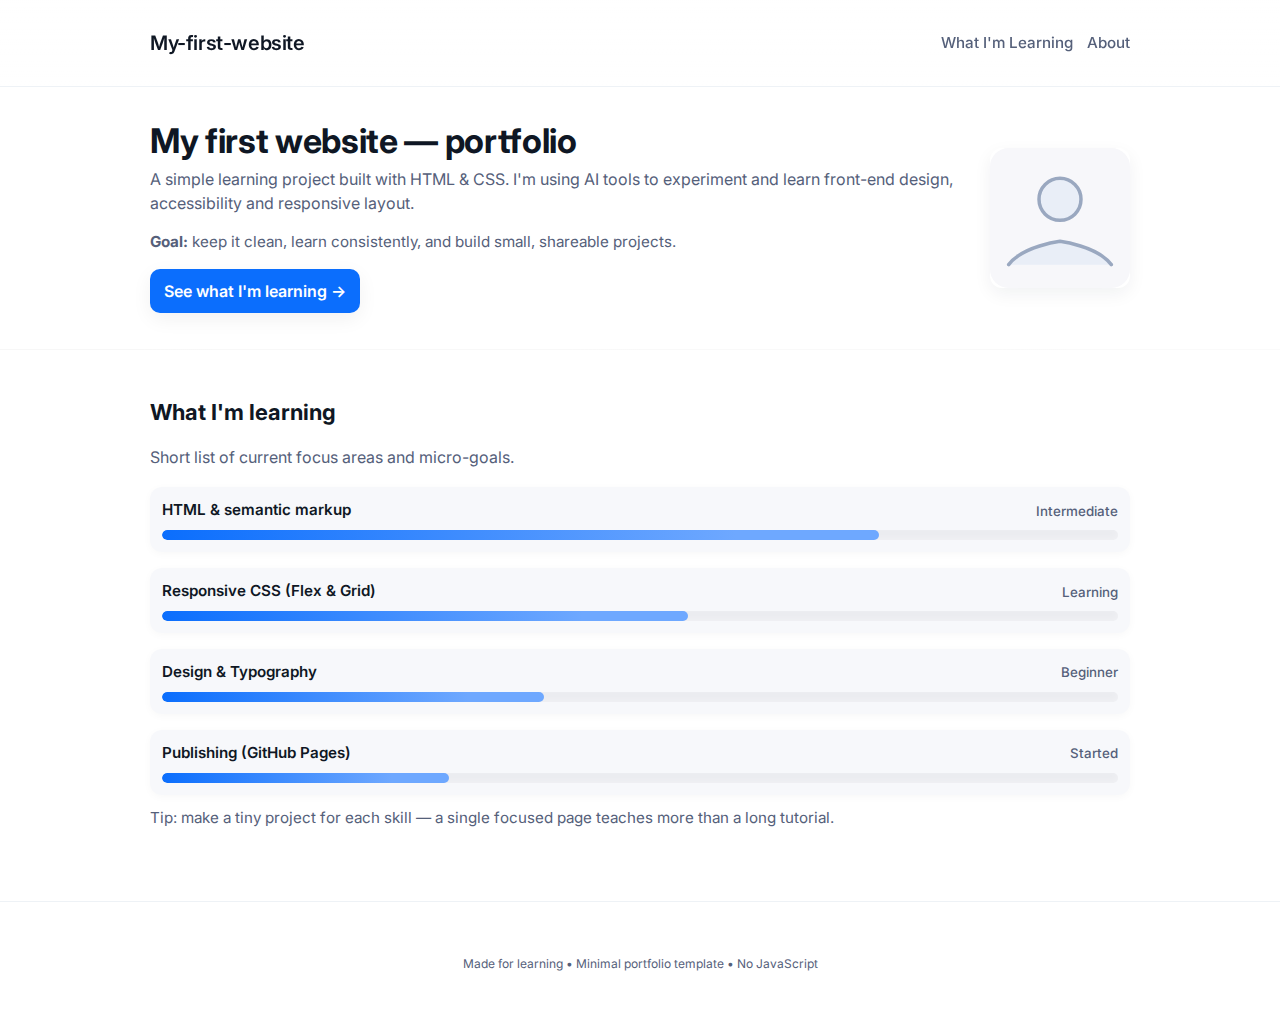
<file: index.html>
<!doctype html>
<html lang="en">
<head>
  <meta charset="utf-8" />
  <meta name="viewport" content="width=device-width,initial-scale=1" />
  <title>My first website — portfolio</title>

  <!-- Optional: lightweight web font -->
  <link href="https://fonts.googleapis.com/css2?family=Inter:wght@300;400;600;700&display=swap" rel="stylesheet">

  <link rel="stylesheet" href="style.css">
</head>
<body>
  <div class="page">
    <header class="site-header">
      <div class="container header-inner">
        <a class="logo" href="/">My-first-website</a>
        <nav class="nav">
          <a href="#learning">What I'm Learning</a>
          <a href="#about">About</a>
        </nav>
      </div>
    </header>

    <main>
      <!-- HERO -->
      <section class="hero container" id="about">
        <div class="hero-content">
          <h1>My first website — portfolio</h1>
          <p class="lede">
            A simple learning project built with HTML &amp; CSS. I'm using AI tools to experiment and learn front-end design, accessibility and responsive layout.
          </p>

          <p class="quick">
            <strong>Goal:</strong> keep it clean, learn consistently, and build small, shareable projects.
          </p>

          <a class="cta" href="#learning">See what I'm learning →</a>
        </div>

        <!-- Minimal avatar / illustration (inline SVG) -->
        <div class="hero-illustration" aria-hidden="true">
          <svg viewBox="0 0 120 120" xmlns="http://www.w3.org/2000/svg" role="img">
            <rect width="120" height="120" rx="16" fill="#F7F7FA"/>
            <g transform="translate(16,16)" fill="none" stroke="#BFC8D6" stroke-width="3" stroke-linecap="round">
              <circle cx="44" cy="28" r="18" fill="#E9EEF7" stroke="none"/>
              <path d="M0 84c12-16 44-20 44-20s32 4 44 20" fill="#E9EEF7" stroke="none"/>
              <circle cx="44" cy="28" r="18" stroke="#9AA8C0" fill="none"/>
              <path d="M0 84c12-16 44-20 44-20s32 4 44 20" stroke="#9AA8C0" fill="none"/>
            </g>
          </svg>
        </div>
      </section>

      <hr class="divider">

      <!-- WHAT I'M LEARNING -->
      <section class="learning container" id="learning">
        <h2>What I'm learning</h2>
        <p class="muted">Short list of current focus areas and micro-goals.</p>

        <ul class="skills">
          <li>
            <div class="skill-title">
              <span>HTML &amp; semantic markup</span>
              <span class="skill-level">Intermediate</span>
            </div>
            <div class="progress" role="progressbar" aria-valuemin="0" aria-valuemax="100" aria-valuenow="75">
              <div class="progress-fill" style="width:75%"></div>
            </div>
          </li>

          <li>
            <div class="skill-title">
              <span>Responsive CSS (Flex & Grid)</span>
              <span class="skill-level">Learning</span>
            </div>
            <div class="progress" role="progressbar" aria-valuemin="0" aria-valuemax="100" aria-valuenow="55">
              <div class="progress-fill" style="width:55%"></div>
            </div>
          </li>

          <li>
            <div class="skill-title">
              <span>Design & Typography</span>
              <span class="skill-level">Beginner</span>
            </div>
            <div class="progress" role="progressbar" aria-valuemin="0" aria-valuemax="100" aria-valuenow="40">
              <div class="progress-fill" style="width:40%"></div>
            </div>
          </li>

          <li>
            <div class="skill-title">
              <span>Publishing (GitHub Pages)</span>
              <span class="skill-level">Started</span>
            </div>
            <div class="progress" role="progressbar" aria-valuemin="0" aria-valuemax="100" aria-valuenow="30">
              <div class="progress-fill" style="width:30%"></div>
            </div>
          </li>
        </ul>

        <p class="note">Tip: make a tiny project for each skill — a single focused page teaches more than a long tutorial.</p>
      </section>
    </main>

    <footer class="site-footer">
      <div class="container">
        <small>Made for learning • Minimal portfolio template • No JavaScript</small>
      </div>
    </footer>
  </div>
</body>
</html>
</file>
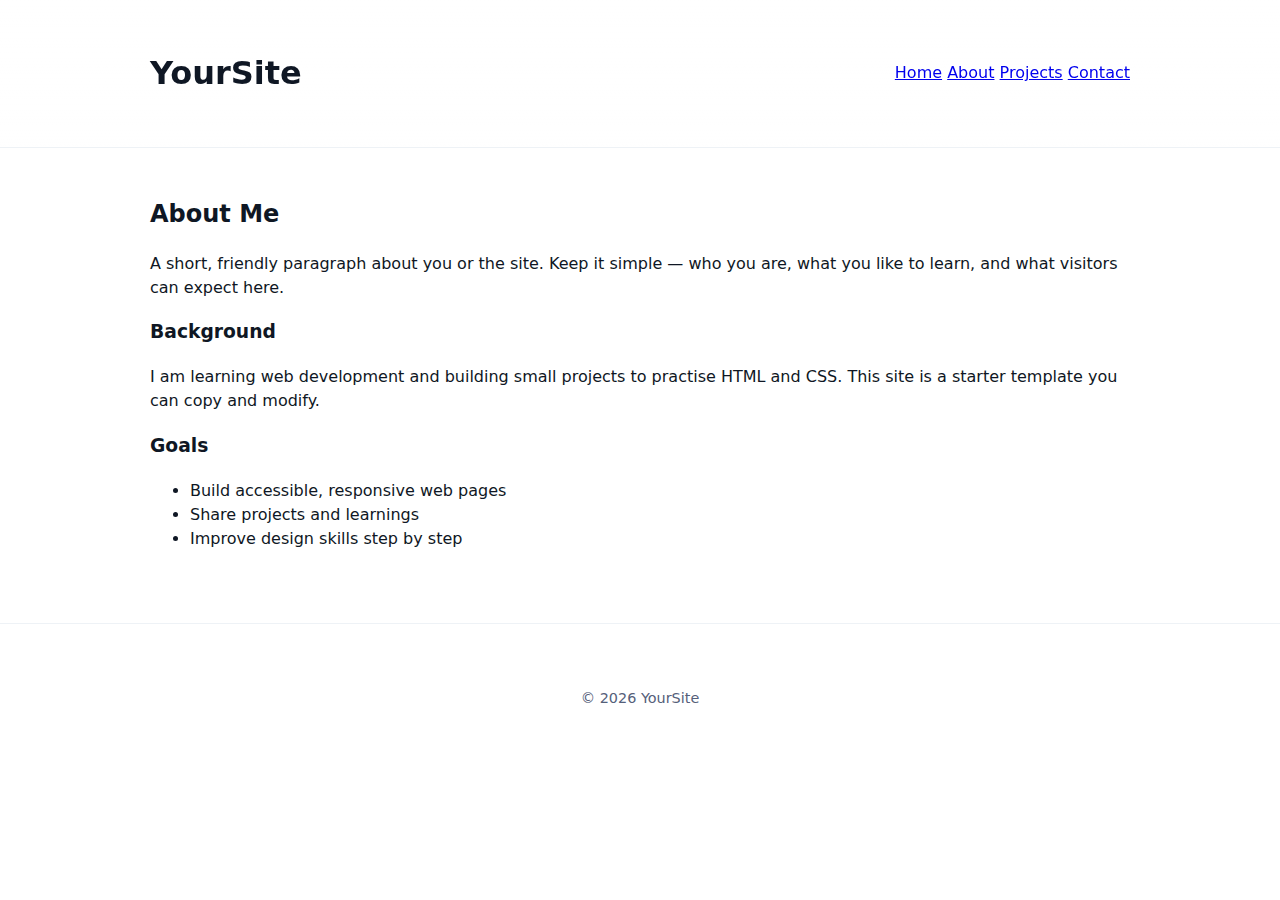
<file: about.html>
<!doctype html>
<html lang="en">
<head>
<meta charset="utf-8">
<meta name="viewport" content="width=device-width, initial-scale=1">
<title>About — Your Site</title>
<link rel="stylesheet" href="style.css">
</head>
<body>
<header class="site-header">
<div class="container header-inner">
<h1 class="brand">YourSite</h1>
<nav class="top-nav" aria-label="Main navigation">
<a href="index.html" class="nav-link">Home</a>
<a href="about.html" class="nav-link active">About</a>
<a href="projects.html" class="nav-link">Projects</a>
<a href="contact.html" class="nav-link">Contact</a>
</nav>
</div>
</header>


<main class="container">
<article class="about">
<h2>About Me</h2>
<p class="lead">A short, friendly paragraph about you or the site. Keep it simple — who you are, what you like to learn, and what visitors can expect here.</p>


<section>
<h3>Background</h3>
<p>I am learning web development and building small projects to practise HTML and CSS. This site is a starter template you can copy and modify.</p>
</section>


<section>
<h3>Goals</h3>
<ul>
<li>Build accessible, responsive web pages</li>
<li>Share projects and learnings</li>
<li>Improve design skills step by step</li>
</ul>
</section>
</article>
</main>


<footer class="site-footer">
<div class="container">
<p>&copy; 2026 YourSite</p>
</div>
</footer>
</body>
</html>
</file>
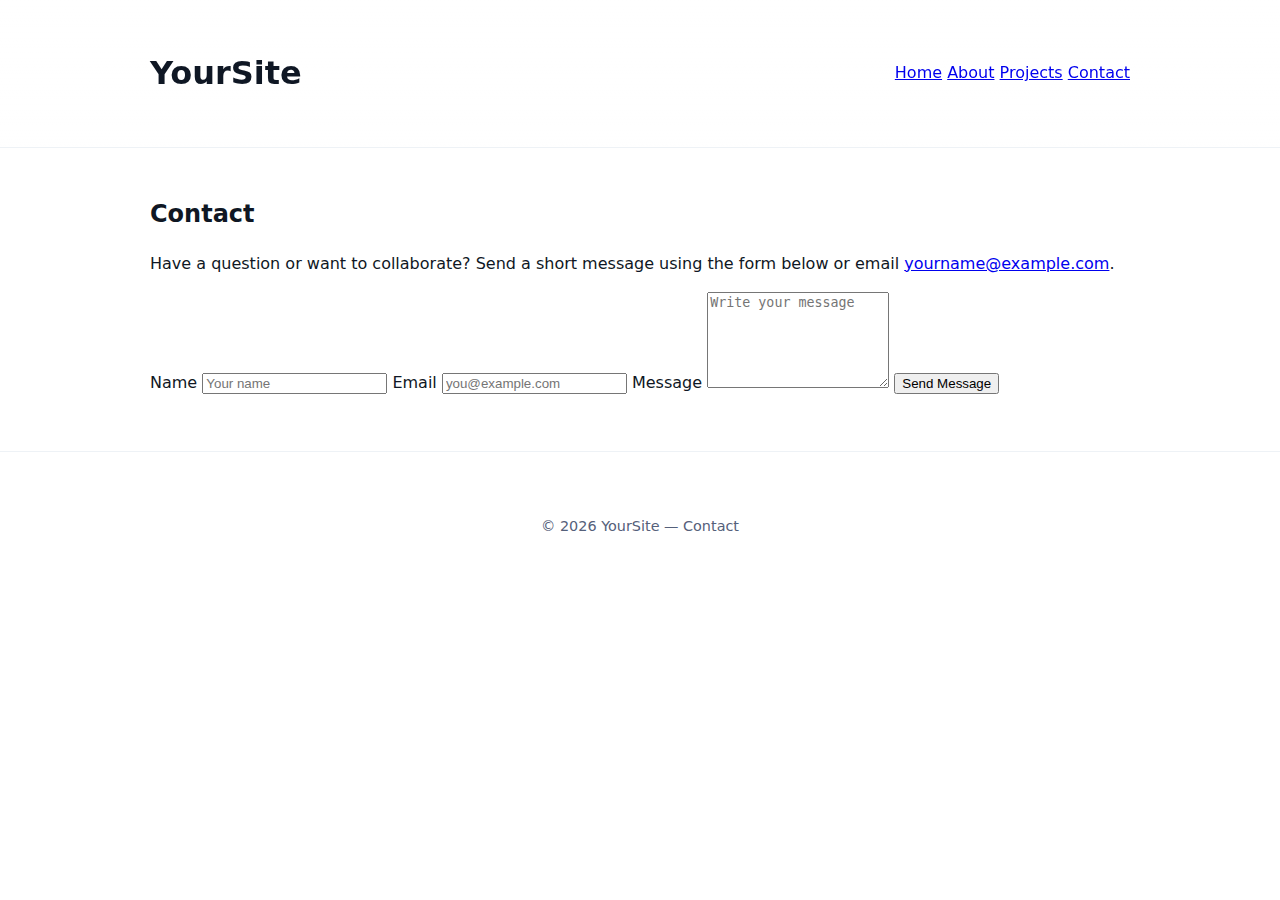
<file: contacts.html>
<!doctype html>
<html lang="en">
<head>
<meta charset="utf-8">
<meta name="viewport" content="width=device-width, initial-scale=1">
<title>Contact — Your Site</title>
<link rel="stylesheet" href="style.css">
</head>
<body>
<header class="site-header">
<div class="container header-inner">
<h1 class="brand">YourSite</h1>
<nav class="top-nav" aria-label="Main navigation">
<a href="index.html" class="nav-link">Home</a>
<a href="about.html" class="nav-link">About</a>
<a href="projects.html" class="nav-link">Projects</a>
<a href="contact.html" class="nav-link active">Contact</a>
</nav>
</div>
</header>


<main class="container contact-page">
<section>
<h2>Contact</h2>
<p class="lead">Have a question or want to collaborate? Send a short message using the form below or email <a href="mailto:yourname@example.com">yourname@example.com</a>.</p>


<!-- Note: For a live site you'd configure a form handler. This example uses mailto which opens the user's email client. -->
<form class="contact-form" action="mailto:yourname@example.com" method="post" enctype="text/plain">
<label for="name">Name</label>
<input id="name" name="name" type="text" placeholder="Your name" required>


<label for="email">Email</label>
<input id="email" name="email" type="email" placeholder="you@example.com" required>


<label for="message">Message</label>
<textarea id="message" name="message" rows="6" placeholder="Write your message" required></textarea>


<button type="submit" class="button">Send Message</button>
</form>
</section>
</main>


<footer class="site-footer">
<div class="container">
<p>&copy; 2026 YourSite — Contact</p>
</div>
</footer>
</body>
</html>
</file>
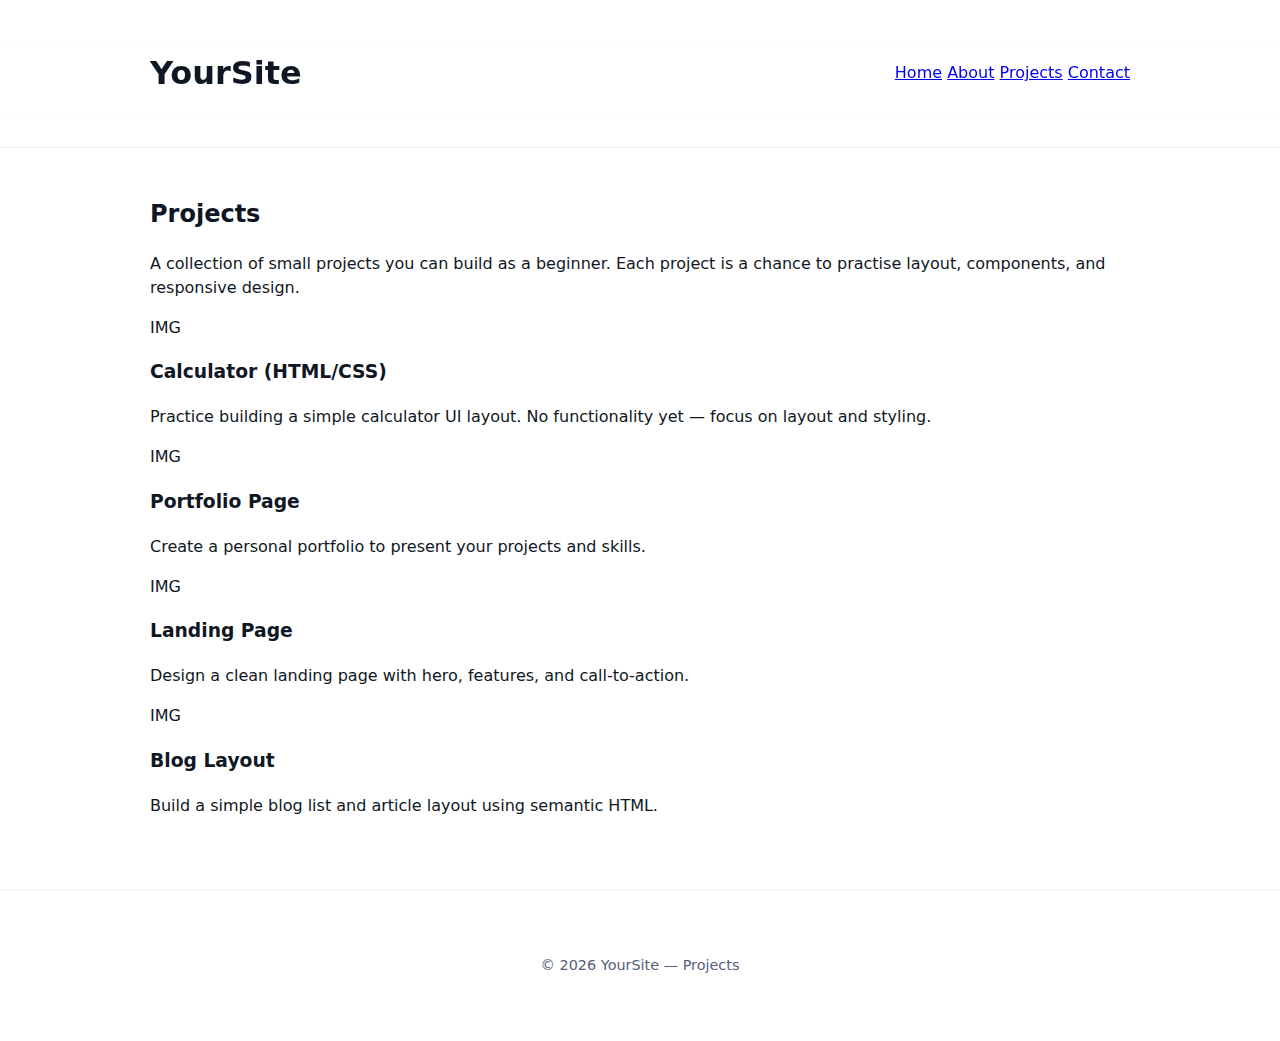
<file: projects.html>
<!doctype html>
<html lang="en">
<head>
<meta charset="utf-8">
<meta name="viewport" content="width=device-width, initial-scale=1">
<title>Projects — Your Site</title>
<link rel="stylesheet" href="style.css">
</head>
<body>
<header class="site-header">
<div class="container header-inner">
<h1 class="brand">YourSite</h1>
<nav class="top-nav" aria-label="Main navigation">
<a href="index.html" class="nav-link">Home</a>
<a href="about.html" class="nav-link">About</a>
<a href="projects.html" class="nav-link active">Projects</a>
<a href="contact.html" class="nav-link">Contact</a>
</nav>
</div>
</header>


<main class="container">
<section class="projects-list">
<h2>Projects</h2>
<p class="lead">A collection of small projects you can build as a beginner. Each project is a chance to practise layout, components, and responsive design.</p>


<div class="projects-grid">
<article class="project">
<div class="thumb">IMG</div>
<h3>Calculator (HTML/CSS)</h3>
<p>Practice building a simple calculator UI layout. No functionality yet — focus on layout and styling.</p>
</article>


<article class="project">
<div class="thumb">IMG</div>
<h3>Portfolio Page</h3>
<p>Create a personal portfolio to present your projects and skills.</p>
</article>


<article class="project">
<div class="thumb">IMG</div>
<h3>Landing Page</h3>
<p>Design a clean landing page with hero, features, and call-to-action.</p>
</article>


<article class="project">
<div class="thumb">IMG</div>
<h3>Blog Layout</h3>
<p>Build a simple blog list and article layout using semantic HTML.</p>
</article>
</div>
</section>
</main>


<footer class="site-footer">
<div class="container">
<p>&copy; 2026 YourSite — Projects</p>
</div>
</footer>
</body>
</html>
</file>
<file: style.css>
/* style.css
   Minimal, responsive, accessible.
   Mobile-first with simple scale using clamp().
*/

:root{
  --bg: #ffffff;
  --surface: #f7f8fb;
  --text: #0f1724;
  --muted: #55607a;
  --accent: #0b6efd;
  --accent-600: #0557d6;
  --radius: 12px;
  --container-width: 980px;
  --shadow: 0 6px 20px rgba(12,20,40,0.06);
  --glass: rgba(11,110,237,0.06);
  --max-content-width: 820px;
}

*{box-sizing:border-box}
html,body{height:100%}
body{
  margin:0;
  font-family: Inter, system-ui, -apple-system, "Segoe UI", Roboto, "Helvetica Neue", Arial;
  background: var(--bg);
  color:var(--text);
  -webkit-font-smoothing:antialiased;
  -moz-osx-font-smoothing:grayscale;
  line-height:1.5;
  font-size:clamp(14px, 1.6vw, 16px);
}

/* container centers content & limits width */
.container{
  width:90%;
  max-width:var(--container-width);
  margin-left:auto;
  margin-right:auto;
  padding-top:28px;
  padding-bottom:28px;
}

/* header */
.site-header{
  border-bottom: 1px solid #eef2f6;
  background: linear-gradient(180deg, rgba(255,255,255,0.8), rgba(255,255,255,0.6));
  position:sticky;
  top:0;
  backdrop-filter: blur(4px);
  z-index:10;
}
.header-inner{
  display:flex;
  gap:16px;
  align-items:center;
  justify-content:space-between;
}
.logo{
  text-decoration:none;
  color:var(--text);
  font-weight:600;
  font-size:clamp(16px, 2.4vw, 20px);
  letter-spacing: -0.02em;
}
.nav{
  display:flex;
  gap:14px;
  align-items:center;
}
.nav a{
  color:var(--muted);
  text-decoration:none;
  font-weight:500;
  font-size:0.95em;
}
.nav a:hover{color:var(--text)}

/* hero */
.hero{
  display:grid;
  grid-template-columns: 1fr 140px;
  gap:28px;
  align-items:center;
  padding-top:36px;
  padding-bottom:36px;
}
.hero-content h1{
  margin:0 0 8px 0;
  font-size:clamp(22px, 4.4vw, 34px);
  line-height:1.05;
  letter-spacing:-0.01em;
}
.lede{
  margin:8px 0 16px 0;
  color:var(--muted);
  max-width:var(--max-content-width);
}
.quick{
  margin:0 0 16px 0;
  color:var(--muted);
  font-size:0.95em;
}
.cta{
  display:inline-block;
  padding:10px 14px;
  border-radius:10px;
  background:var(--accent);
  color:#fff;
  text-decoration:none;
  font-weight:600;
  box-shadow: var(--shadow);
  transition:transform .14s ease, box-shadow .14s ease;
}
.cta:hover{
  transform: translateY(-3px);
  background:var(--accent-600);
}

/* illustration (keeps simple and small) */
.hero-illustration svg{
  width:100%;
  height:auto;
  display:block;
  max-width:140px;
  border-radius:12px;
  box-shadow: 0 6px 18px rgba(18,28,52,0.06);
}

/* divider */
.divider{
  border:0;
  height:1px;
  background:linear-gradient(90deg, rgba(0,0,0,0.03), rgba(0,0,0,0.02));
  margin:0;
}

/* learning section */
.learning h2{
  margin-top:18px;
  margin-bottom:6px;
  font-size:clamp(18px, 3vw, 22px);
}
.muted{color:var(--muted)}
.skills{
  list-style:none;
  padding:0;
  margin:18px 0 8px 0;
  display:grid;
  gap:16px;
}
.skills li{
  background:var(--surface);
  border-radius:12px;
  padding:12px;
  box-shadow: 0 2px 8px rgba(12,20,40,0.03);
}
.skill-title{
  display:flex;
  justify-content:space-between;
  align-items:center;
  margin-bottom:8px;
  font-weight:600;
  color:var(--text);
  font-size:0.95em;
}
.skill-level{
  color:var(--muted);
  font-weight:500;
  font-size:0.88em;
}
.progress{
  width:100%;
  height:10px;
  background:rgba(10,18,34,0.05);
  border-radius:999px;
  overflow:hidden;
  box-shadow: inset 0 -2px 6px rgba(255,255,255,0.3);
}
.progress-fill{
  height:100%;
  background: linear-gradient(90deg, var(--accent), #6ea8ff 80%);
  border-radius:999px;
  transition:width .6s ease;
}

/* small note & footer */
.note{
  color:var(--muted);
  margin-top:12px;
  font-size:0.95em;
}
.site-footer{
  border-top:1px solid #eef2f6;
  padding:22px 0;
  margin-top:28px;
  text-align:center;
  color:var(--muted);
  font-size:0.9em;
}

/* responsive adjustments */
@media (max-width:780px){
  .hero{
    grid-template-columns: 1fr;
    gap:18px;
    padding-top:20px;
    padding-bottom:20px;
  }
  .hero-illustration{
    justify-self:start;
  }
  .nav{display:none} /* keep header minimal on small */
  .container{width:94%}
}

@media (min-width:1200px){
  .container{width:88%}
}
</file>
